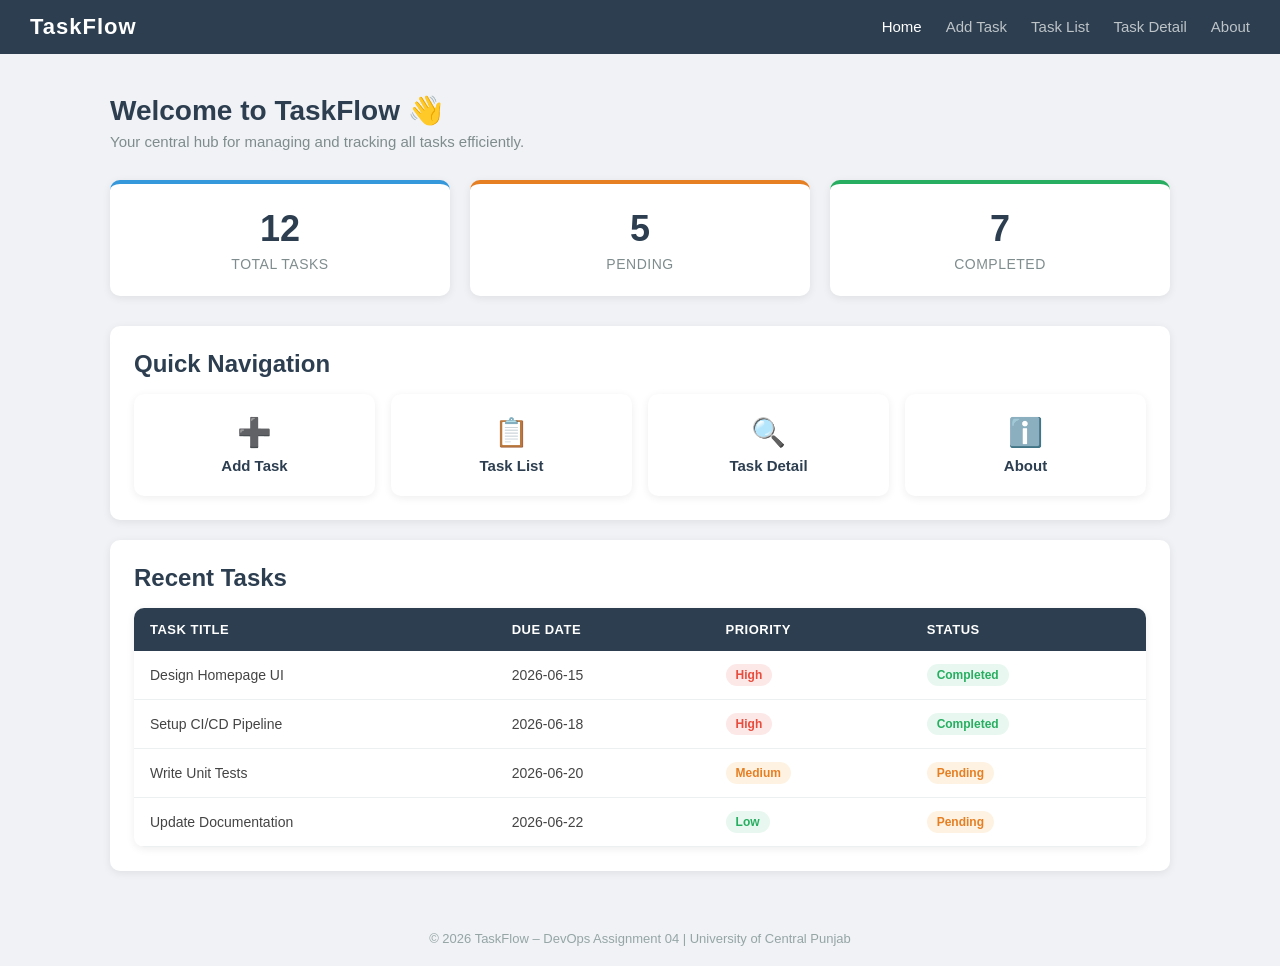
<file: index.html>
<!DOCTYPE html>
<html lang="en">
<head>
  <meta charset="UTF-8" />
  <meta name="viewport" content="width=device-width, initial-scale=1.0"/>
  <title>TaskFlow – Home</title>
  <link rel="stylesheet" href="style.css" />
</head>
<body>

  <nav>
    <a href="index.html" class="brand">TaskFlow</a>
    <ul>
      <li><a href="index.html" class="active">Home</a></li>
      <li><a href="add-task.html">Add Task</a></li>
      <li><a href="task-list.html">Task List</a></li>
      <li><a href="task-detail.html">Task Detail</a></li>
      <li><a href="about.html">About</a></li>
    </ul>
  </nav>

  <div class="container">

    <div class="page-header">
      <h1>Welcome to TaskFlow 👋</h1>
      <p>Your central hub for managing and tracking all tasks efficiently.</p>
    </div>

    <!-- Summary Stats -->
    <div class="stats-grid">
      <div class="stat-card total">
        <h3>12</h3>
        <p>Total Tasks</p>
      </div>
      <div class="stat-card pending">
        <h3>5</h3>
        <p>Pending</p>
      </div>
      <div class="stat-card completed">
        <h3>7</h3>
        <p>Completed</p>
      </div>
    </div>

    <!-- Quick Navigation -->
    <div class="card">
      <h2 style="margin-bottom: 16px; color: #2c3e50;">Quick Navigation</h2>
      <div class="nav-links-grid">
        <a href="add-task.html" class="nav-link-card">
          <span>➕</span> Add Task
        </a>
        <a href="task-list.html" class="nav-link-card">
          <span>📋</span> Task List
        </a>
        <a href="task-detail.html" class="nav-link-card">
          <span>🔍</span> Task Detail
        </a>
        <a href="about.html" class="nav-link-card">
          <span>ℹ️</span> About
        </a>
      </div>
    </div>

    <!-- Recent Tasks -->
    <div class="card">
      <h2 style="margin-bottom: 16px; color: #2c3e50;">Recent Tasks</h2>
      <table>
        <thead>
          <tr>
            <th>Task Title</th>
            <th>Due Date</th>
            <th>Priority</th>
            <th>Status</th>
          </tr>
        </thead>
        <tbody>
          <tr>
            <td>Design Homepage UI</td>
            <td>2026-06-15</td>
            <td><span class="badge badge-high">High</span></td>
            <td><span class="badge badge-completed">Completed</span></td>
          </tr>
          <tr>
            <td>Setup CI/CD Pipeline</td>
            <td>2026-06-18</td>
            <td><span class="badge badge-high">High</span></td>
            <td><span class="badge badge-completed">Completed</span></td>
          </tr>
          <tr>
            <td>Write Unit Tests</td>
            <td>2026-06-20</td>
            <td><span class="badge badge-medium">Medium</span></td>
            <td><span class="badge badge-pending">Pending</span></td>
          </tr>
          <tr>
            <td>Update Documentation</td>
            <td>2026-06-22</td>
            <td><span class="badge badge-low">Low</span></td>
            <td><span class="badge badge-pending">Pending</span></td>
          </tr>
        </tbody>
      </table>
    </div>

  </div>

  <footer>
    &copy; 2026 TaskFlow – DevOps Assignment 04 | University of Central Punjab
  </footer>

</body>
</html>
</file>
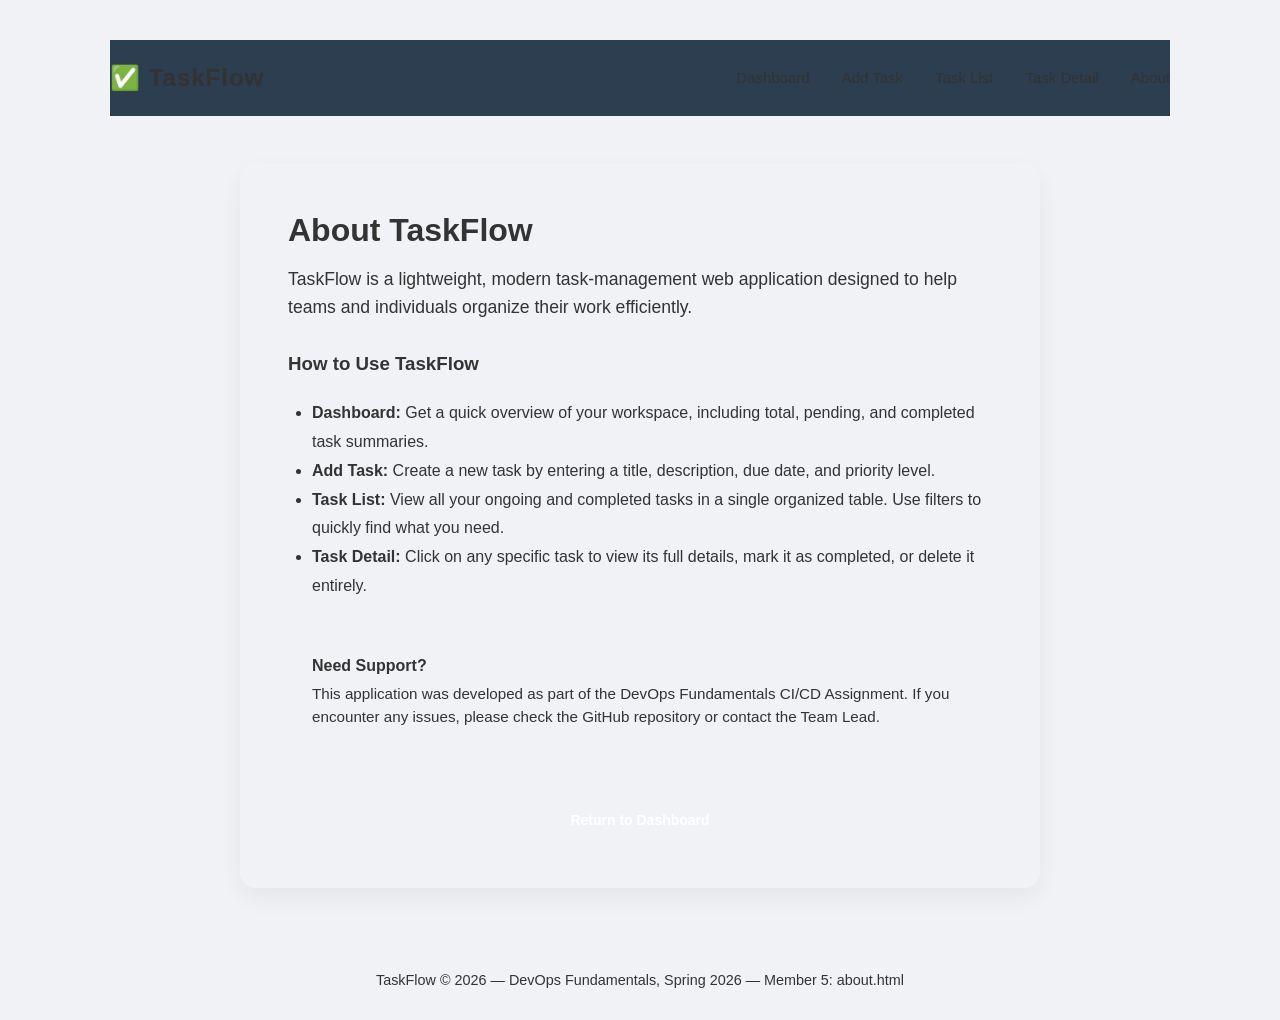
<file: about.html>
<!DOCTYPE html>
<html lang="en">
<head>
    <meta charset="UTF-8">
    <meta name="viewport" content="width=device-width, initial-scale=1.0">
    <title>About / Help – TaskFlow</title>
    <link rel="stylesheet" href="style.css">
</head>
<body>
    <div class="container">
        <!-- ── Navigation ──────────────────────────────────────── -->
        <nav style="display: flex; justify-content: space-between; align-items: center; padding: 1.5rem 0; margin-bottom: 3rem; border-bottom: 1px solid var(--border-color);">
            <a href="index.html" class="brand" style="font-size: 1.5rem; font-weight: 800; text-decoration: none; color: var(--text-main);">✅ TaskFlow</a>
            <ul style="display: flex; list-style: none; gap: 2rem;">
                <li><a href="index.html" style="text-decoration: none; color: var(--text-muted); font-weight: 500;">Dashboard</a></li>
                <li><a href="add-task.html" style="text-decoration: none; color: var(--text-muted); font-weight: 500;">Add Task</a></li>
                <li><a href="task-list.html" style="text-decoration: none; color: var(--text-muted); font-weight: 500;">Task List</a></li>
                <li><a href="task-detail.html" style="text-decoration: none; color: var(--text-muted); font-weight: 500;">Task Detail</a></li>
                <li><a href="about.html" class="active" style="text-decoration: none; color: var(--primary-color); font-weight: 500;">About</a></li>
            </ul>
        </nav>

        <main>
            <div class="form-card" style="max-width: 800px; margin: 0 auto; background: var(--card-bg); padding: 3rem; border-radius: 16px; border: 1px solid var(--border-color); box-shadow: 0 10px 25px rgba(0, 0, 0, 0.05);">
                <h2 style="font-size: 2rem; margin-bottom: 1rem; color: var(--primary-color);">About TaskFlow</h2>
                <p style="color: var(--text-muted); font-size: 1.1rem; margin-bottom: 2rem; line-height: 1.6;">
                    TaskFlow is a lightweight, modern task-management web application designed to help teams and individuals organize their work efficiently.
                </p>

                <h3 style="margin-top: 2rem; margin-bottom: 1rem; border-bottom: 1px solid var(--border-color); padding-bottom: 0.5rem; color: var(--text-main);">How to Use TaskFlow</h3>
                
                <ul style="line-height: 1.8; color: var(--text-main); margin-left: 1.5rem; margin-bottom: 2rem;">
                    <li><strong>Dashboard:</strong> Get a quick overview of your workspace, including total, pending, and completed task summaries.</li>
                    <li><strong>Add Task:</strong> Create a new task by entering a title, description, due date, and priority level.</li>
                    <li><strong>Task List:</strong> View all your ongoing and completed tasks in a single organized table. Use filters to quickly find what you need.</li>
                    <li><strong>Task Detail:</strong> Click on any specific task to view its full details, mark it as completed, or delete it entirely.</li>
                </ul>

                <div style="background-color: var(--bg-main); padding: 1.5rem; border-radius: 8px; border-left: 4px solid var(--primary-color);">
                    <h4 style="margin-bottom: 0.5rem; color: var(--text-main);">Need Support?</h4>
                    <p style="font-size: 0.95rem; color: var(--text-muted); line-height: 1.5;">
                        This application was developed as part of the DevOps Fundamentals CI/CD Assignment. 
                        If you encounter any issues, please check the GitHub repository or contact the Team Lead.
                    </p>
                </div>
                
                <div style="margin-top: 3rem; text-align: center;">
                    <a href="index.html" class="btn btn-primary" style="display: inline-block; padding: 0.75rem 1.5rem; background-color: var(--primary-color); color: white; text-decoration: none; border-radius: 8px; font-weight: 600;">Return to Dashboard</a>
                </div>
            </div>
        </main>
    </div>

    <!-- Footer -->
    <footer style="text-align: center; margin-top: 4rem; padding-bottom: 2rem; color: var(--text-muted); font-size: 0.9rem;">
        <p>TaskFlow &copy; 2026 &mdash; DevOps Fundamentals, Spring 2026 &mdash; Member 5: about.html</p>
    </footer>
</body>
</html>
</file>
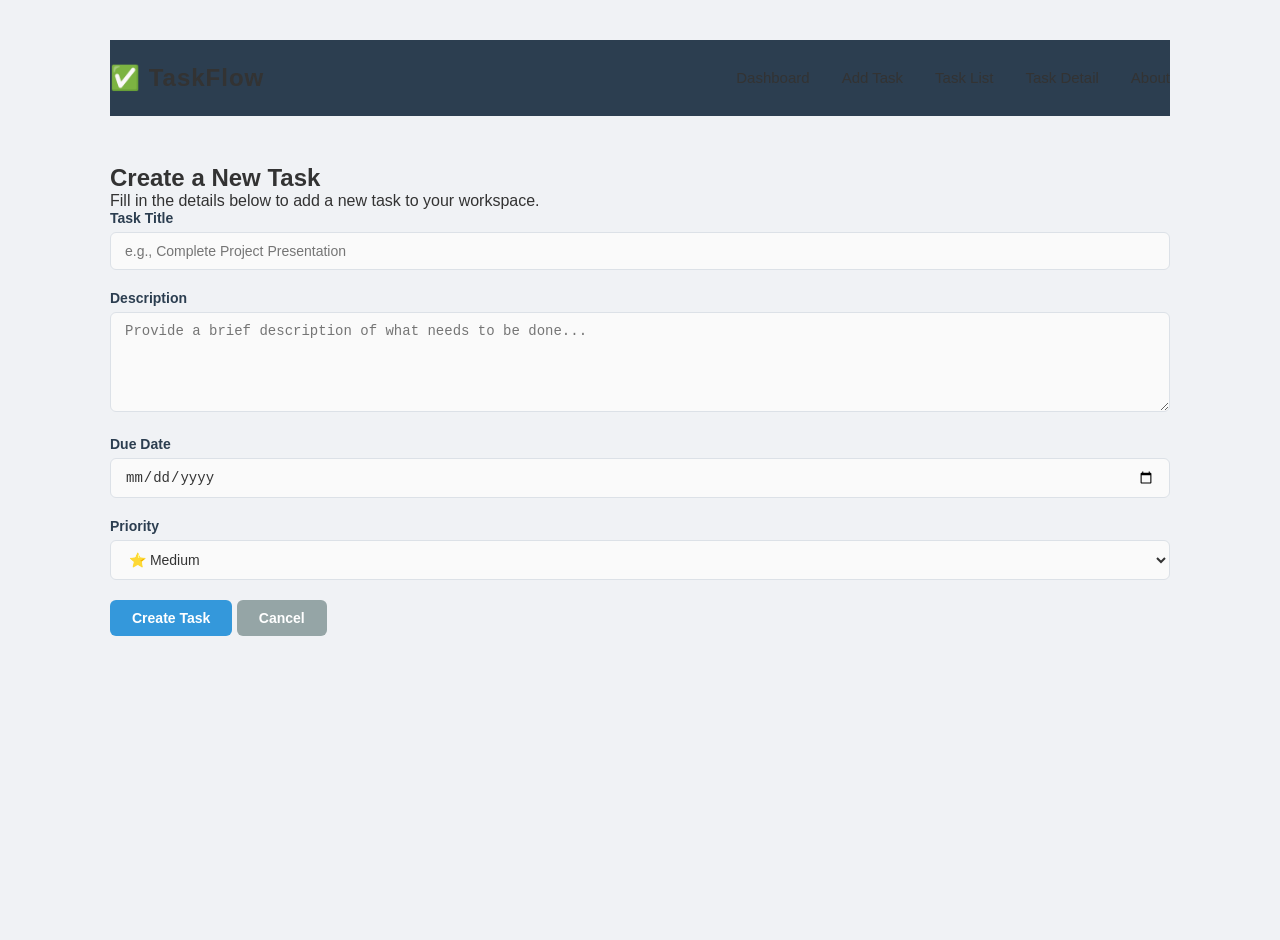
<file: add-task.html>
<!DOCTYPE html>
<html lang="en">
<head>
    <meta charset="UTF-8">
    <meta name="viewport" content="width=device-width, initial-scale=1.0">
    <title>TaskFlow - Add Task</title>
    <link rel="stylesheet" href="style.css">
</head>
<body>
    <div class="container">
        <!-- ── Navigation ──────────────────────────────────────── -->
        <nav style="display: flex; justify-content: space-between; align-items: center; padding: 1.5rem 0; margin-bottom: 3rem; border-bottom: 1px solid var(--border-color);">
            <a href="index.html" class="brand" style="font-size: 1.5rem; font-weight: 800; text-decoration: none; color: var(--text-main);">✅ TaskFlow</a>
            <ul style="display: flex; list-style: none; gap: 2rem;">
                <li><a href="index.html" style="text-decoration: none; color: var(--text-muted); font-weight: 500;">Dashboard</a></li>
                <li><a href="add-task.html" class="active" style="text-decoration: none; color: var(--primary-color); font-weight: 500;">Add Task</a></li>
                <li><a href="task-list.html" style="text-decoration: none; color: var(--text-muted); font-weight: 500;">Task List</a></li>
                <li><a href="task-detail.html" style="text-decoration: none; color: var(--text-muted); font-weight: 500;">Task Detail</a></li>
                <li><a href="about.html" style="text-decoration: none; color: var(--text-muted); font-weight: 500;">About</a></li>
            </ul>
        </nav>

        <main class="add-task-container">
            <div class="form-card">
                <h2>Create a New Task</h2>
                <p class="subtitle">Fill in the details below to add a new task to your workspace.</p>
                
                <form action="task-list.html" method="GET" class="task-form">
                    <div class="form-group">
                        <label for="title">Task Title</label>
                        <input type="text" id="title" name="title" required placeholder="e.g., Complete Project Presentation">
                    </div>

                    <div class="form-group">
                        <label for="description">Description</label>
                        <textarea id="description" name="description" rows="4" required placeholder="Provide a brief description of what needs to be done..."></textarea>
                    </div>

                    <div class="form-row">
                        <div class="form-group">
                            <label for="dueDate">Due Date</label>
                            <input type="date" id="dueDate" name="dueDate" required>
                        </div>

                        <div class="form-group">
                            <label for="priority">Priority</label>
                            <div class="select-wrapper">
                                <select id="priority" name="priority">
                                    <option value="High">🔥 High</option>
                                    <option value="Medium" selected>⭐ Medium</option>
                                    <option value="Low">🌱 Low</option>
                                </select>
                            </div>
                        </div>
                    </div>

                    <div class="form-actions">
                        <button type="submit" class="btn btn-primary">Create Task</button>
                        <a href="index.html" class="btn btn-secondary">Cancel</a>
                    </div>
                </form>
            </div>
        </main>
    </div>
</body>
</html>
</file>
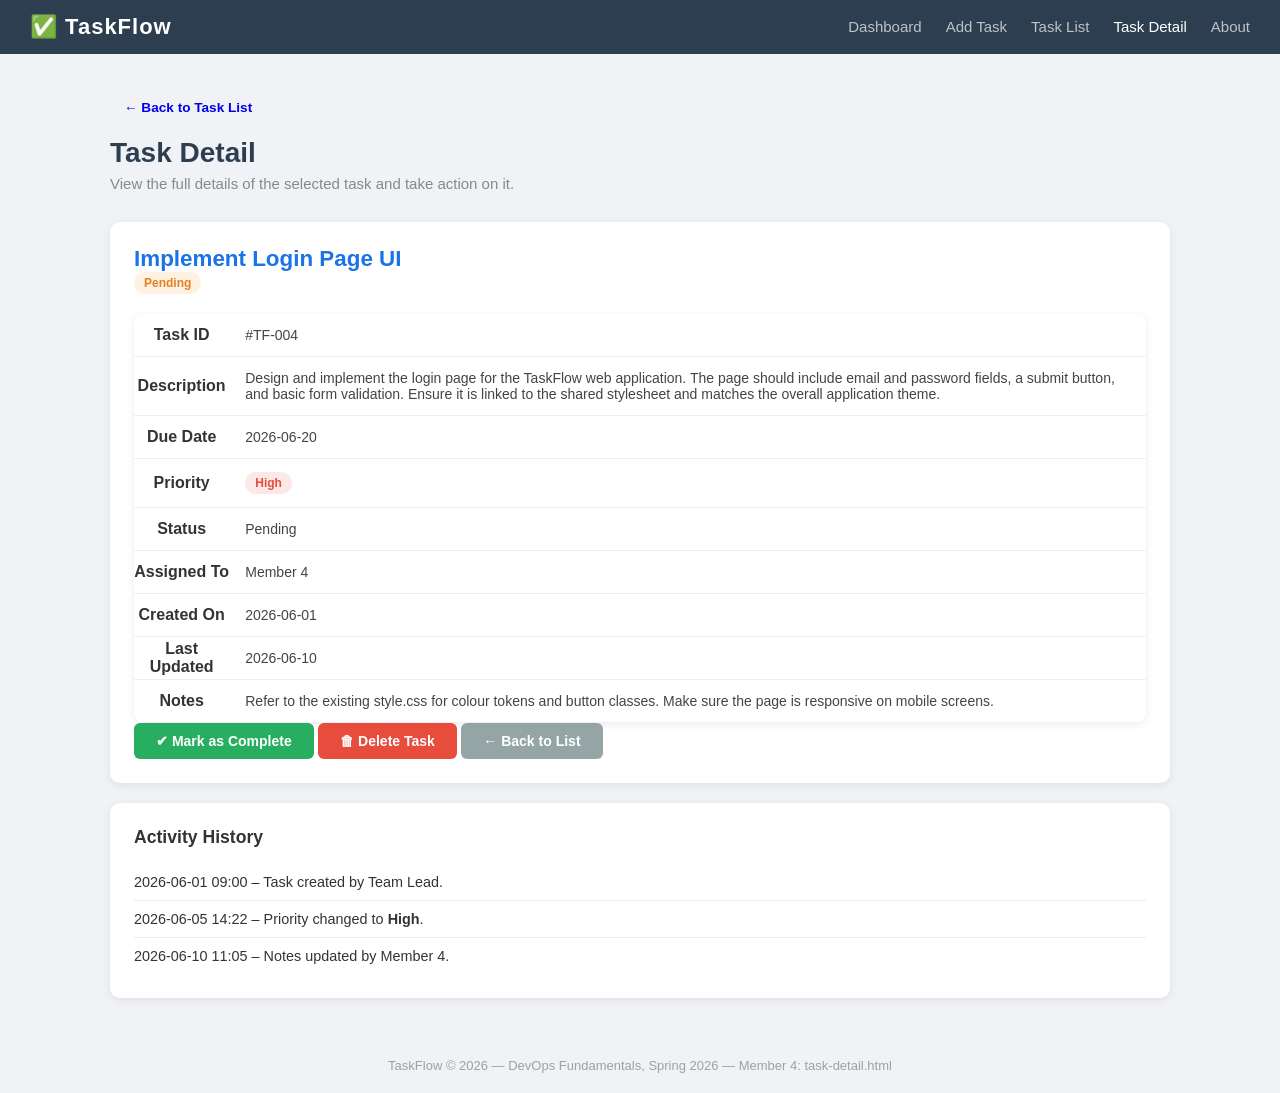
<file: task-detail.html>
<!DOCTYPE html>
<html lang="en">
<head>
  <meta charset="UTF-8" />
  <meta name="viewport" content="width=device-width, initial-scale=1.0" />
  <title>Task Detail – TaskFlow</title>
  <link rel="stylesheet" href="style.css" />
</head>
<body>

  <!-- ── Navigation ──────────────────────────────────────── -->
  <nav>
    <a href="index.html" class="brand">✅ TaskFlow</a>
    <ul>
      <li><a href="index.html">Dashboard</a></li>
      <li><a href="add-task.html">Add Task</a></li>
      <li><a href="task-list.html">Task List</a></li>
      <li><a href="task-detail.html" class="active">Task Detail</a></li>
      <li><a href="about.html">About</a></li>
    </ul>
  </nav>

  <!-- ── Main Content ────────────────────────────────────── -->
  <div class="container">

    <!-- Back link -->
    <div class="mt-16" style="margin-bottom: 16px;">
      <a href="task-list.html" class="btn btn-outline" style="font-size:0.85rem; padding:6px 14px;">
        ← Back to Task List
      </a>
    </div>

    <!-- Page Header -->
    <div class="page-header">
      <h1>Task Detail</h1>
      <p>View the full details of the selected task and take action on it.</p>
    </div>

    <!-- Status Alert (shown when a task is completed) -->
    <div class="alert alert-success" id="completedAlert" style="display:none;">
      ✔ This task has been marked as <strong>Completed</strong>.
    </div>

    <!-- Task Detail Card -->
    <div class="card">
      <div class="flex justify-between align-center" style="margin-bottom: 20px; flex-wrap: wrap; gap: 12px;">
        <h2 id="taskTitle" style="font-size:1.4rem; color:#1a73e8;">
          Implement Login Page UI
        </h2>
        <span class="badge badge-pending" id="statusBadge">Pending</span>
      </div>

      <table class="detail-table">
        <tr>
          <th>Task ID</th>
          <td id="taskId">#TF-004</td>
        </tr>
        <tr>
          <th>Description</th>
          <td id="taskDescription">
            Design and implement the login page for the TaskFlow web application.
            The page should include email and password fields, a submit button, and
            basic form validation. Ensure it is linked to the shared stylesheet and
            matches the overall application theme.
          </td>
        </tr>
        <tr>
          <th>Due Date</th>
          <td id="taskDueDate">2026-06-20</td>
        </tr>
        <tr>
          <th>Priority</th>
          <td><span class="badge badge-high" id="priorityBadge">High</span></td>
        </tr>
        <tr>
          <th>Status</th>
          <td id="taskStatusText">Pending</td>
        </tr>
        <tr>
          <th>Assigned To</th>
          <td id="taskAssignee">Member 4</td>
        </tr>
        <tr>
          <th>Created On</th>
          <td id="taskCreated">2026-06-01</td>
        </tr>
        <tr>
          <th>Last Updated</th>
          <td id="taskUpdated">2026-06-10</td>
        </tr>
        <tr>
          <th>Notes</th>
          <td id="taskNotes">
            Refer to the existing style.css for colour tokens and button classes.
            Make sure the page is responsive on mobile screens.
          </td>
        </tr>
      </table>

      <!-- Action Buttons -->
      <div class="action-row">
        <button class="btn btn-success" id="completeBtn" onclick="markComplete()">
          ✔ Mark as Complete
        </button>
        <button class="btn btn-danger" id="deleteBtn" onclick="deleteTask()">
          🗑 Delete Task
        </button>
        <a href="task-list.html" class="btn btn-secondary">
          ← Back to List
        </a>
      </div>
    </div>

    <!-- Activity / History Card -->
    <div class="card">
      <h3 style="font-size:1.1rem; margin-bottom: 16px; color:#333;">Activity History</h3>
      <ul id="activityLog" style="list-style:none; padding:0;">
        <li style="padding:10px 0; border-bottom:1px solid #e9ecef; font-size:0.9rem;">
          <span class="text-muted">2026-06-01 09:00</span> – Task created by Team Lead.
        </li>
        <li style="padding:10px 0; border-bottom:1px solid #e9ecef; font-size:0.9rem;">
          <span class="text-muted">2026-06-05 14:22</span> – Priority changed to <strong>High</strong>.
        </li>
        <li style="padding:10px 0; font-size:0.9rem;">
          <span class="text-muted">2026-06-10 11:05</span> – Notes updated by Member 4.
        </li>
      </ul>
    </div>

  </div><!-- /.container -->

  <!-- Footer -->
  <footer>
    <p>TaskFlow &copy; 2026 &mdash; DevOps Fundamentals, Spring 2026 &mdash; Member 4: task-detail.html</p>
  </footer>

  <!-- ── Inline Script (no external JS) ──────────────────── -->
  <script>
    /**
     * markComplete()
     * Simulates marking a task as completed by updating the UI.
     */
    function markComplete() {
      const statusBadge   = document.getElementById('statusBadge');
      const statusText    = document.getElementById('taskStatusText');
      const completeBtn   = document.getElementById('completeBtn');
      const completedAlert = document.getElementById('completedAlert');

      // Update badge
      statusBadge.textContent = 'Completed';
      statusBadge.className   = 'badge badge-completed';

      // Update status cell
      statusText.textContent = 'Completed';

      // Show success alert
      completedAlert.style.display = 'block';
      completedAlert.scrollIntoView({ behavior: 'smooth', block: 'nearest' });

      // Disable the button to prevent double-clicking
      completeBtn.disabled    = true;
      completeBtn.textContent = '✔ Completed';
      completeBtn.style.opacity = '0.6';
      completeBtn.style.cursor  = 'not-allowed';

      // Add log entry
      const log   = document.getElementById('activityLog');
      const now   = new Date();
      const ts    = now.toISOString().replace('T', ' ').slice(0, 16);
      const entry = document.createElement('li');
      entry.style.cssText = 'padding:10px 0; border-top:1px solid #e9ecef; font-size:0.9rem;';
      entry.innerHTML = `<span class="text-muted">${ts}</span> – Task marked as <strong>Completed</strong>.`;
      log.appendChild(entry);
    }

    /**
     * deleteTask()
     * Confirms deletion and redirects back to the Task List.
     */
    function deleteTask() {
      const confirmed = confirm(
        'Are you sure you want to delete this task? This action cannot be undone.'
      );
      if (confirmed) {
        alert('Task deleted successfully. Redirecting to Task List…');
        window.location.href = 'task-list.html';
      }
    }
  </script>

</body>
</html>
</file>
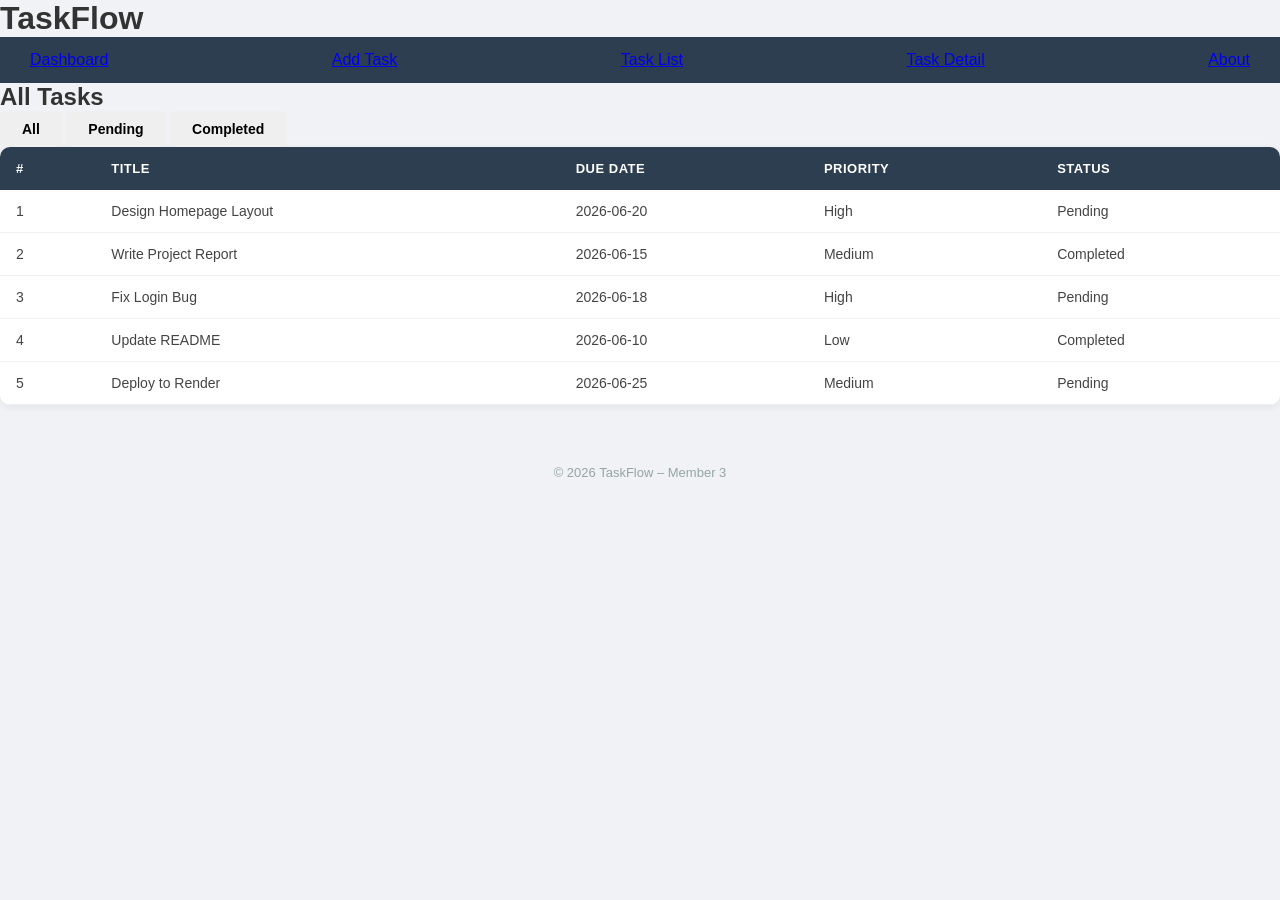
<file: task-list.html>
<!DOCTYPE html>
<html lang="en">
<head>
  <meta charset="UTF-8" />
  <meta name="viewport" content="width=device-width, initial-scale=1.0"/>
  <title>Task List – TaskFlow</title>
  <link rel="stylesheet" href="style.css" />
</head>
<body>
  <header>
    <h1>TaskFlow</h1>
    <nav>
      <a href="index.html">Dashboard</a>
      <a href="add-task.html">Add Task</a>
      <a href="task-list.html" class="active">Task List</a>
      <a href="task-detail.html">Task Detail</a>
      <a href="about.html">About</a>
    </nav>
  </header>

  <main>
    <h2>All Tasks</h2>

    <div class="filter-buttons">
      <button onclick="filterTasks('all')" class="btn active-filter" id="btn-all">All</button>
      <button onclick="filterTasks('pending')" class="btn" id="btn-pending">Pending</button>
      <button onclick="filterTasks('completed')" class="btn" id="btn-completed">Completed</button>
    </div>

    <table id="task-table">
      <thead>
        <tr>
          <th>#</th>
          <th>Title</th>
          <th>Due Date</th>
          <th>Priority</th>
          <th>Status</th>
        </tr>
      </thead>
      <tbody id="task-body">
        <tr data-status="pending">
          <td>1</td>
          <td>Design Homepage Layout</td>
          <td>2026-06-20</td>
          <td><span class="priority high">High</span></td>
          <td><span class="status pending">Pending</span></td>
        </tr>
        <tr data-status="completed">
          <td>2</td>
          <td>Write Project Report</td>
          <td>2026-06-15</td>
          <td><span class="priority medium">Medium</span></td>
          <td><span class="status completed">Completed</span></td>
        </tr>
        <tr data-status="pending">
          <td>3</td>
          <td>Fix Login Bug</td>
          <td>2026-06-18</td>
          <td><span class="priority high">High</span></td>
          <td><span class="status pending">Pending</span></td>
        </tr>
        <tr data-status="completed">
          <td>4</td>
          <td>Update README</td>
          <td>2026-06-10</td>
          <td><span class="priority low">Low</span></td>
          <td><span class="status completed">Completed</span></td>
        </tr>
        <tr data-status="pending">
          <td>5</td>
          <td>Deploy to Render</td>
          <td>2026-06-25</td>
          <td><span class="priority medium">Medium</span></td>
          <td><span class="status pending">Pending</span></td>
        </tr>
      </tbody>
    </table>
  </main>

  <footer>
    <p>&copy; 2026 TaskFlow – Member 3</p>
  </footer>

  <script>
    function filterTasks(status) {
      const rows = document.querySelectorAll('#task-body tr');
      rows.forEach(row => {
        if (status === 'all' || row.dataset.status === status) {
          row.style.display = '';
        } else {
          row.style.display = 'none';
        }
      });

      // Highlight active button
      ['all', 'pending', 'completed'].forEach(s => {
        document.getElementById('btn-' + s).classList.remove('active-filter');
      });
      document.getElementById('btn-' + status).classList.add('active-filter');
    }
  </script>
</body>
</html>
</file>
<file: style.css>
/* ===== TASKFLOW - Shared Stylesheet ===== */

* {
  margin: 0;
  padding: 0;
  box-sizing: border-box;
}

body {
  font-family: 'Segoe UI', Tahoma, Geneva, Verdana, sans-serif;
  background-color: #f0f2f5;
  color: #333;
  min-height: 100vh;
}

/* ===== NAVBAR ===== */
nav {
  background-color: #2c3e50;
  padding: 14px 30px;
  display: flex;
  align-items: center;
  justify-content: space-between;
}

nav .brand {
  color: #ffffff;
  font-size: 22px;
  font-weight: 700;
  text-decoration: none;
  letter-spacing: 1px;
}

nav ul {
  list-style: none;
  display: flex;
  gap: 24px;
}

nav ul li a {
  color: #bdc3c7;
  text-decoration: none;
  font-size: 15px;
  transition: color 0.2s;
}

nav ul li a:hover,
nav ul li a.active {
  color: #ffffff;
}

/* ===== CONTAINER ===== */
.container {
  max-width: 1100px;
  margin: 40px auto;
  padding: 0 20px;
}

/* ===== PAGE HEADER ===== */
.page-header {
  margin-bottom: 30px;
}

.page-header h1 {
  font-size: 28px;
  color: #2c3e50;
  margin-bottom: 6px;
}

.page-header p {
  color: #7f8c8d;
  font-size: 15px;
}

/* ===== CARDS ===== */
.card {
  background: #ffffff;
  border-radius: 10px;
  padding: 24px;
  box-shadow: 0 2px 8px rgba(0, 0, 0, 0.08);
  margin-bottom: 20px;
}

/* ===== STAT CARDS (Dashboard) ===== */
.stats-grid {
  display: grid;
  grid-template-columns: repeat(auto-fit, minmax(200px, 1fr));
  gap: 20px;
  margin-bottom: 30px;
}

.stat-card {
  background: #ffffff;
  border-radius: 10px;
  padding: 24px;
  text-align: center;
  box-shadow: 0 2px 8px rgba(0, 0, 0, 0.08);
  border-top: 4px solid #3498db;
}

.stat-card.pending { border-top-color: #e67e22; }
.stat-card.completed { border-top-color: #27ae60; }
.stat-card.total { border-top-color: #3498db; }

.stat-card h3 {
  font-size: 36px;
  font-weight: 700;
  color: #2c3e50;
  margin-bottom: 6px;
}

.stat-card p {
  color: #7f8c8d;
  font-size: 14px;
  text-transform: uppercase;
  letter-spacing: 0.5px;
}

/* ===== BUTTONS ===== */
.btn {
  display: inline-block;
  padding: 10px 22px;
  border-radius: 6px;
  font-size: 14px;
  font-weight: 600;
  text-decoration: none;
  cursor: pointer;
  border: none;
  transition: background 0.2s, transform 0.1s;
}

.btn:hover { transform: translateY(-1px); }

.btn-primary { background-color: #3498db; color: #fff; }
.btn-primary:hover { background-color: #2980b9; }

.btn-success { background-color: #27ae60; color: #fff; }
.btn-success:hover { background-color: #219a52; }

.btn-danger { background-color: #e74c3c; color: #fff; }
.btn-danger:hover { background-color: #c0392b; }

.btn-secondary { background-color: #95a5a6; color: #fff; }
.btn-secondary:hover { background-color: #7f8c8d; }

/* ===== FORMS ===== */
.form-group {
  margin-bottom: 20px;
}

.form-group label {
  display: block;
  font-weight: 600;
  margin-bottom: 6px;
  color: #2c3e50;
  font-size: 14px;
}

.form-group input,
.form-group textarea,
.form-group select {
  width: 100%;
  padding: 10px 14px;
  border: 1px solid #dce1e7;
  border-radius: 6px;
  font-size: 14px;
  color: #333;
  background: #fafafa;
  transition: border-color 0.2s;
}

.form-group input:focus,
.form-group textarea:focus,
.form-group select:focus {
  outline: none;
  border-color: #3498db;
  background: #fff;
}

.form-group textarea {
  resize: vertical;
  min-height: 100px;
}

/* ===== TABLES ===== */
table {
  width: 100%;
  border-collapse: collapse;
  background: #fff;
  border-radius: 10px;
  overflow: hidden;
  box-shadow: 0 2px 8px rgba(0,0,0,0.07);
}

thead {
  background-color: #2c3e50;
  color: #fff;
}

thead th {
  padding: 14px 16px;
  text-align: left;
  font-size: 13px;
  text-transform: uppercase;
  letter-spacing: 0.5px;
}

tbody tr {
  border-bottom: 1px solid #ecf0f1;
  transition: background 0.15s;
}

tbody tr:hover { background-color: #f8f9fa; }

tbody td {
  padding: 13px 16px;
  font-size: 14px;
  color: #444;
}

/* ===== BADGES ===== */
.badge {
  display: inline-block;
  padding: 4px 10px;
  border-radius: 20px;
  font-size: 12px;
  font-weight: 600;
}

.badge-high { background-color: #fde8e8; color: #e74c3c; }
.badge-medium { background-color: #fef3e2; color: #e67e22; }
.badge-low { background-color: #e8f8f0; color: #27ae60; }
.badge-pending { background-color: #fef3e2; color: #e67e22; }
.badge-completed { background-color: #e8f8f0; color: #27ae60; }

/* ===== FILTER BUTTONS ===== */
.filter-bar {
  display: flex;
  gap: 10px;
  margin-bottom: 20px;
}

.filter-btn {
  padding: 8px 18px;
  border: 2px solid #dce1e7;
  border-radius: 20px;
  background: #fff;
  cursor: pointer;
  font-size: 13px;
  font-weight: 600;
  color: #7f8c8d;
  transition: all 0.2s;
}

.filter-btn:hover,
.filter-btn.active {
  border-color: #3498db;
  color: #3498db;
  background: #ebf5fb;
}

/* ===== NAV LINKS GRID (Dashboard) ===== */
.nav-links-grid {
  display: grid;
  grid-template-columns: repeat(auto-fit, minmax(180px, 1fr));
  gap: 16px;
  margin-top: 10px;
}

.nav-link-card {
  background: #fff;
  border-radius: 10px;
  padding: 20px;
  text-align: center;
  text-decoration: none;
  color: #2c3e50;
  box-shadow: 0 2px 8px rgba(0,0,0,0.07);
  border: 2px solid transparent;
  transition: all 0.2s;
  font-weight: 600;
  font-size: 15px;
}

.nav-link-card:hover {
  border-color: #3498db;
  color: #3498db;
  transform: translateY(-2px);
}

.nav-link-card span {
  display: block;
  font-size: 28px;
  margin-bottom: 8px;
}

/* ===== FOOTER ===== */
footer {
  text-align: center;
  padding: 20px;
  color: #95a5a6;
  font-size: 13px;
  margin-top: 40px;
}
</file>
